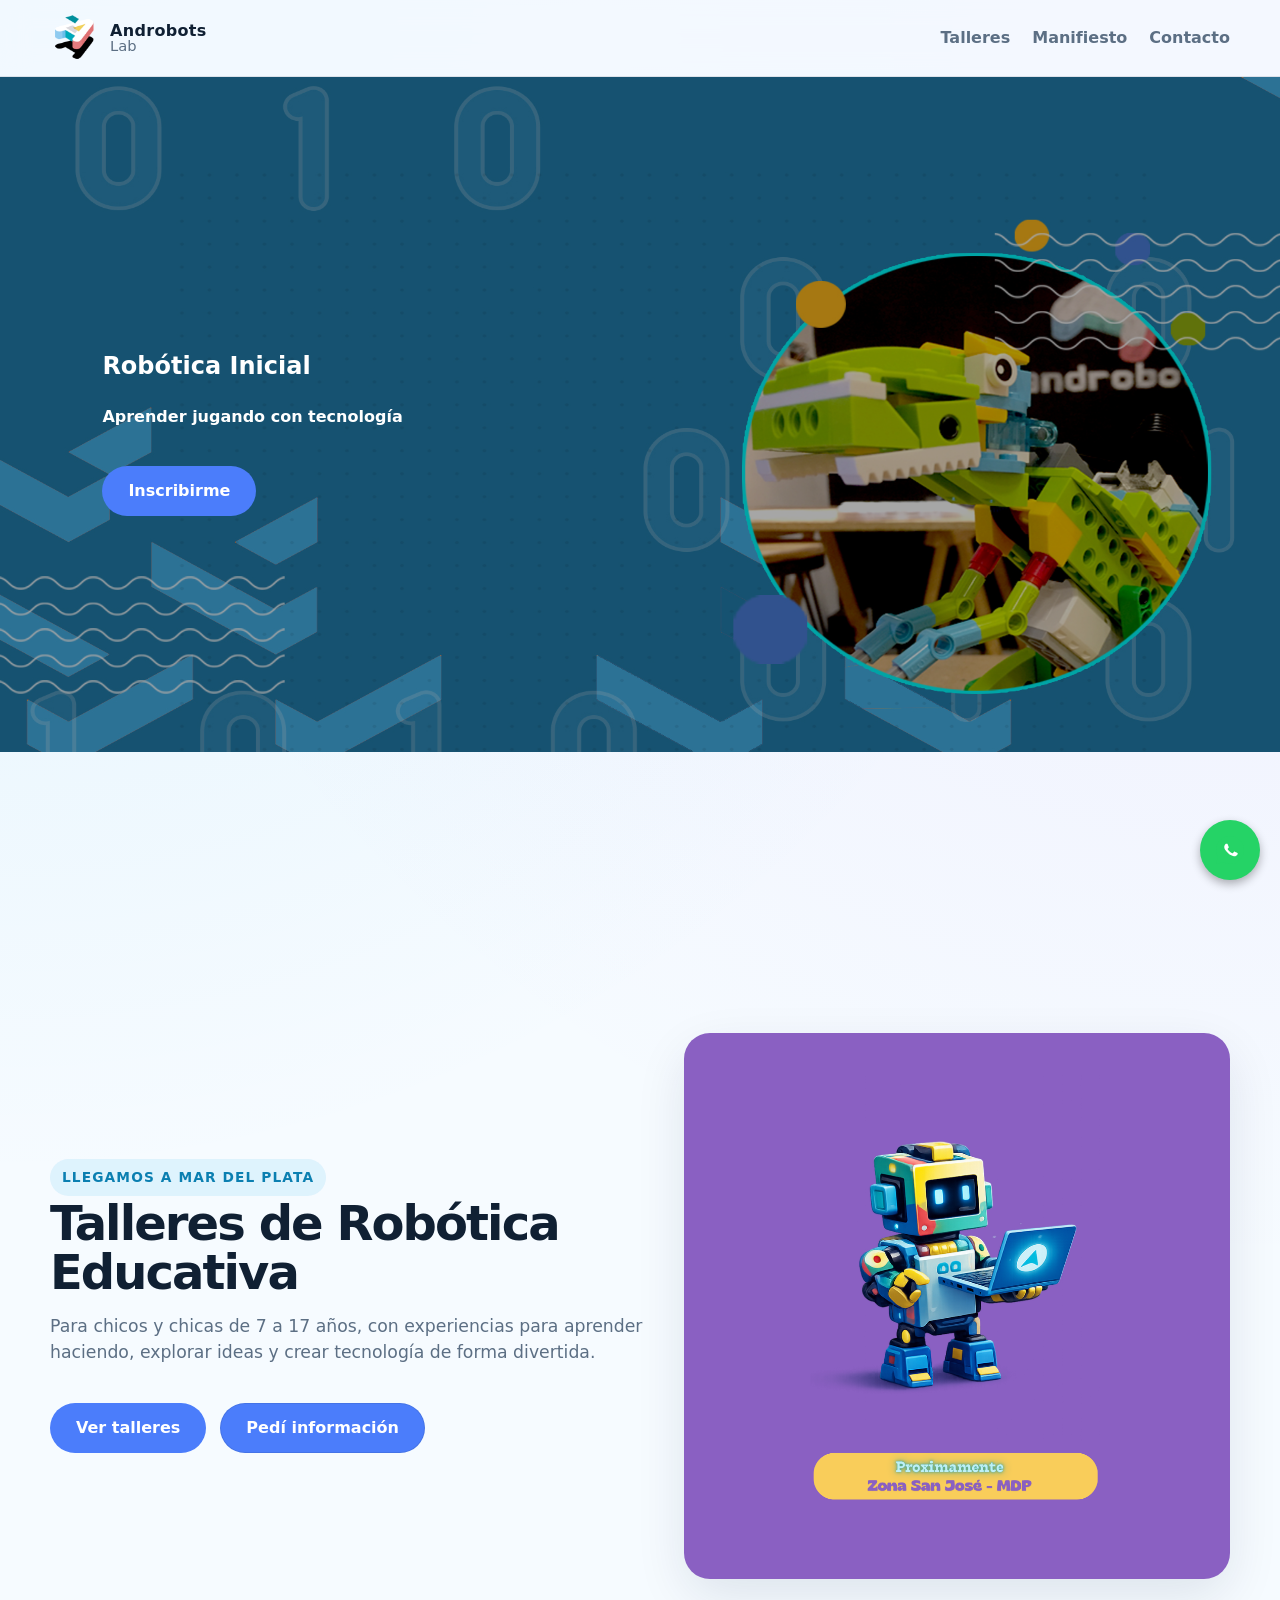
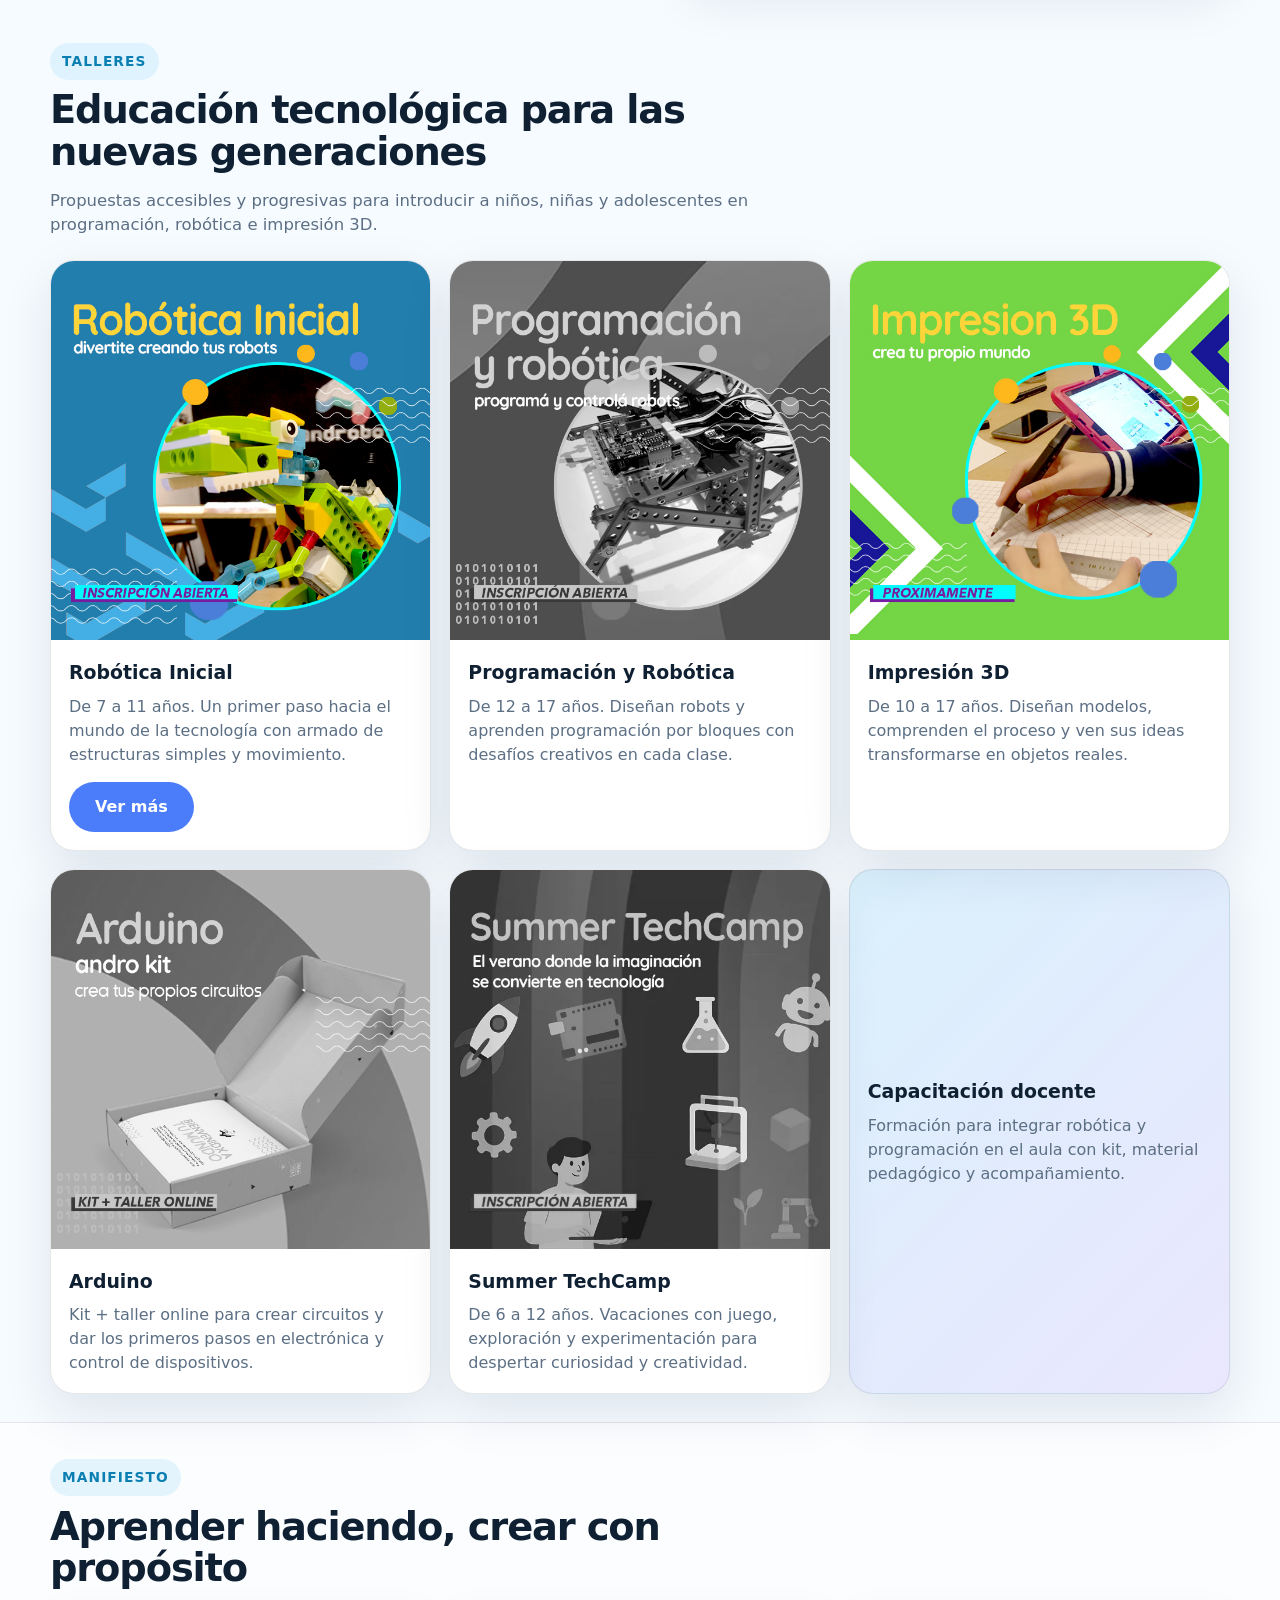
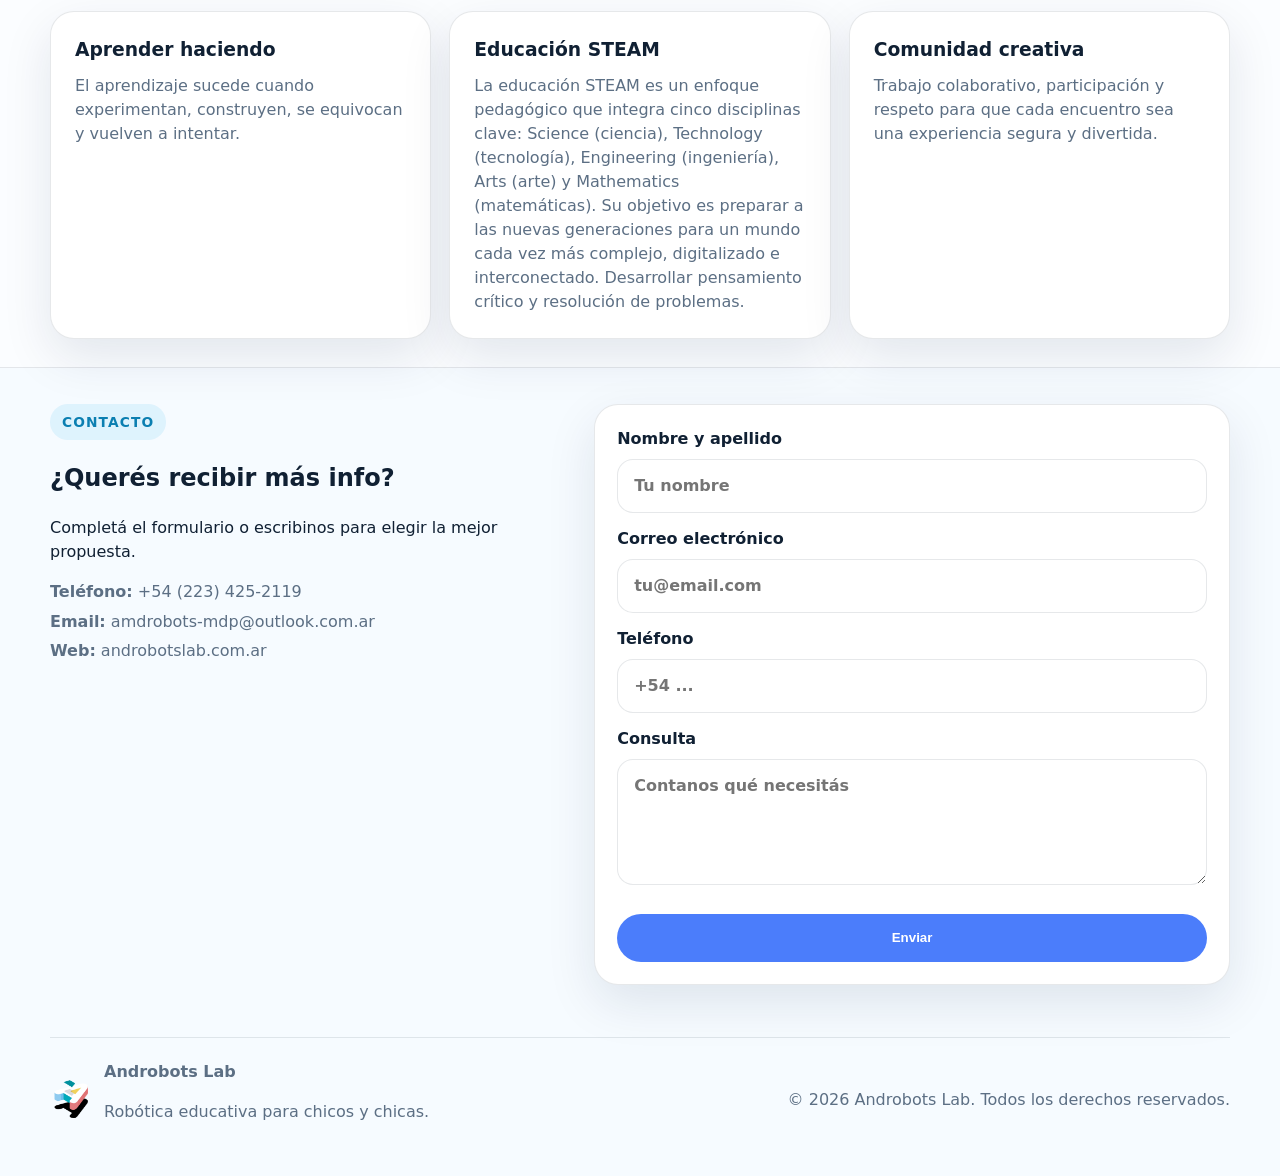
<file: index.html>
<!DOCTYPE html>
<html lang="es">
<head>
  <meta charset="UTF-8" />
  <meta name="viewport" content="width=device-width, initial-scale=1.0" />
  <title>Androbots Lab | Robótica Educativa</title>
  <meta name="description" content="Androbots Talleres de Robótica Educativa para niños y niñas de 7 a 17 años." />
  <meta name="theme-color" content="#0ea5e9" />
  <link rel="canonical" href="https://androbotslab.com.ar/" />
  <meta property="og:type" content="website" />
  <meta property="og:title" content="Androbots Lab | Robótica Educativa" />
  <meta property="og:description" content="Talleres de robótica, programación, impresión 3D y capacitación docente para edades de 7 a 17 años." />
  <meta property="og:url" content="https://androbotslab.com.ar/" />
  <meta property="og:image" content="assets/logo.png" />
  <meta name="twitter:card" content="summary_large_image" />
  <link rel="icon" href="assets/logo-chico.png" />
  <link rel="stylesheet" href="styles.css" />
</head>
<body>
   
  <header class="site-header">
    <div class="container header-inner">
      <a class="brand" href="#inicio" aria-label="Androbots Lab">
        <img src="assets/logo-chico.png" alt="Logo Androbots Lab" class="brand-mark" />
        <span class="brand-text">
          <strong>Androbots</strong>
          <span>Lab</span>
        </span>
      </a>
      <nav class="nav">
        <a href="#talleres">Talleres</a>
        <a href="#manifiesto">Manifiesto</a>
        <a href="#contacto">Contacto</a>
      </nav>
    </div>
  </header>

<main id="inicio">
    <section id="simple-slider" >

      <div class="simple-slide active ">
        <img src="assets/slide-robotica-inicial.jpg" class="hero-img">
        <div class="slide-text">
        <h1>Robótica Inicial</h1>
        <h4>Aprender jugando con tecnología</h4>
         <a href="https://wa.me/5492234252119?text=Hola%20me%20gustaria%20solicitar%20más%20información%20de%20Robótica%20Inicial"
       class="btn" target="_blank" >
          Inscribirme
        </a>
    </div>
      </div>

      <div class="simple-slide">
        <img src="assets/slide-programacion.jpg" class="hero-img">
          <div class="slide-text">
          <h1>Programación</h1>
          <p>Creá tus propios proyectos</p>
          </div>
      </div>

      <div class="simple-slide">
        <img src="assets/slide-impresion3d.jpg" class="hero-img">
          <div class="slide-text">
          <h1>Impresión 3D</h1>
          <p>Creá tu propio mundo</p>
      </div>

    </section>


 </div>
    <section class="hero">
      <div class="container hero-grid">
        <div class="hero-copy">
          <span class="eyebrow">Llegamos a Mar del Plata</span>
          <h1>Talleres de Robótica Educativa</h1>
          <p class="lead">Para chicos y chicas de 7 a 17 años, con experiencias para aprender haciendo, explorar ideas y crear tecnología de forma divertida.</p>
          <div class="hero-actions">
            <a class="btn btn-primary" href="#talleres">Ver talleres</a>
            <a class="btn btn-secondary" href="#contacto">Pedí información</a>
          </div>
        </div>
        <div class="hero-visual">
          <img src="assets/robot1.png" alt="Robótica inicial" class="hero-image" />
        </div>
      </div>
    </section>

    <section id="talleres" class="section">
      <div class="container">
        <div class="section-heading">
          <span class="eyebrow">Talleres</span>
          <h2>Educación tecnológica para las nuevas generaciones</h2>
          <p>Propuestas accesibles y progresivas para introducir a niños, niñas y adolescentes en programación, robótica e impresión 3D.</p>
        </div>

        <div class="cards">
          <article class="card">
            <img src="assets/card-1.jpg" alt="Robótica inicial" />
            <div class="card-body">
              <h3>Robótica Inicial</h3>
              <p>De 7 a 11 años. Un primer paso hacia el mundo de la tecnología con armado de estructuras simples y movimiento.</p>
                <a class="btn btn-primary" href="/robotica-inicial.html">Ver más</a>
            </div>
          </article>

          <article class="card article-gray">
            <img src="assets/programacion-robotica.jpg" alt="Programación y robótica" />
            <div class="card-body">
              <h3>Programación y Robótica</h3>
              <p>De 12 a 17 años. Diseñan robots y aprenden programación por bloques con desafíos creativos en cada clase.</p>
            </div>
          </article>

          <article class="card ">
            <img src="assets/impresion-3d.jpg" alt="Impresión 3D" />
            <div class="card-body">
              <h3>Impresión 3D</h3>
              <p>De 10 a 17 años. Diseñan modelos, comprenden el proceso y ven sus ideas transformarse en objetos reales.</p>
            </div>
          </article>

          <article class="card article-gray">
            <img src="assets/arduino.jpg" alt="Arduino" />
            <div class="card-body">
              <h3>Arduino</h3>
              <p>Kit + taller online para crear circuitos y dar los primeros pasos en electrónica y control de dispositivos.</p>
            </div>
          </article>

          <article class="card article-gray">
            <img src="assets/summer-camp.webp" alt="Summer TechCamp" />
            <div class="card-body">
              <h3>Summer TechCamp</h3>
              <p>De 6 a 12 años. Vacaciones con juego, exploración y experimentación para despertar curiosidad y creatividad.</p>
            </div>
          </article>

          <article class="card card-accent">
            <div class="card-body">
              <h3>Capacitación docente</h3>
              <p>Formación para integrar robótica y programación en el aula con kit, material pedagógico y acompañamiento.</p>
            </div>
          </article>
        </div>
      </div>
    </section>

    <section id="manifiesto" class="section section-alt">
      <div class="container">
        <div class="section-heading">
          <span class="eyebrow">Manifiesto</span>
          <h2>Aprender haciendo, crear con propósito</h2>
        </div>

        <div class="manifesto-grid">
          <article class="manifesto-card">
            <h3>Aprender haciendo</h3>
            <p>El aprendizaje sucede cuando experimentan, construyen, se equivocan y vuelven a intentar.</p>
          </article>
          <article class="manifesto-card">
            <h3>Educación STEAM</h3>
            <p>La educación STEAM es un enfoque pedagógico que integra cinco disciplinas clave: Science (ciencia), Technology (tecnología), Engineering (ingeniería), Arts (arte) y Mathematics (matemáticas). Su objetivo es preparar a las nuevas generaciones para un mundo cada vez más complejo, digitalizado e interconectado. Desarrollar pensamiento crítico y resolución de problemas.</p>
          </article>
          <article class="manifesto-card">
            <h3>Comunidad creativa</h3>
            <p>Trabajo colaborativo, participación y respeto para que cada encuentro sea una experiencia segura y divertida.</p>
          </article>
        </div>
      </div>
    </section>

    <section id="contacto" class="section">
      <div class="container contact-grid">
        <div>
          <span class="eyebrow">Contacto</span>
          <h2>¿Querés recibir más info?</h2>
          <p>Completá el formulario o escribinos para elegir la mejor propuesta.</p>
          <div class="contact-list">
            <p><strong>Teléfono:</strong> +54 (223) 425-2119</p>
            <p><strong>Email:</strong> amdrobots-mdp@outlook.com.ar</p>
            <p><strong>Web:</strong> androbotslab.com.ar</p>
          </div>
        </div>

        <form class="contact-form">
          <label>
            Nombre y apellido
            <input type="text" placeholder="Tu nombre" />
          </label>
          <label>
            Correo electrónico
            <input type="email" placeholder="tu@email.com" />
          </label>
          <label>
            Teléfono
            <input type="tel" placeholder="+54 ..." />
          </label>
          <label>
            Consulta
            <textarea rows="4" placeholder="Contanos qué necesitás"></textarea>
          </label>
          <button type="button" class="btn btn-primary">Enviar</button>
        </form>        
        <a href="https://wa.me/5492234252119?text=Hola%20quiero%20info%20sobre%20Androbots" class="whatsapp"  target="_blank"><img src="assets/icons/whatsapp.svg" width="30"></a>

      </div>
    </section>
  </main>

  <footer class="site-footer">
    <div class="container footer-inner">
      <div class="footer-brand">
        <img src="assets/logo-chico.png" alt="Androbots Lab" />
        <div>
          <strong>Androbots Lab</strong>
          <p>Robótica educativa para chicos y chicas.</p>
        </div>
      </div>
      <p>© 2026 Androbots Lab. Todos los derechos reservados.</p>
    </div>
  </footer>
  <script>
  const slides = document.querySelectorAll("#simple-slider .simple-slide");
  let index = 0;

  setInterval(() => {
    slides[index].classList.remove("active");
    index = (index + 1) % slides.length;
    slides[index].classList.add("active");
  }, 3000);
</script>
</body>
</html>
</file>
<file: styles.css>
:root{
  --bg: #f6fbff;
  --surface: #ffffff;
  --surface-alt: #eef7ff;
  --text: #102033;
  --muted: #5c6f84;
  --primary: #0ea5e9;
  --primary-dark: #0b7fb1;
  --accent: #7c3aed;
  --border: rgba(16,32,51,.10);
  --shadow: 0 18px 50px rgba(9,30,66,.10);
  --radius: 24px;
  --container: 1180px;
}

*{box-sizing:border-box}
html{scroll-behavior:smooth}
body{
  margin:0;
  font-family: Inter, ui-sans-serif, system-ui, -apple-system, BlinkMacSystemFont, "Segoe UI", sans-serif;
  color:var(--text);
  background:
    radial-gradient(circle at top left, rgba(14,165,233,.10), transparent 26%),
    radial-gradient(circle at top right, rgba(124,58,237,.08), transparent 28%),
    var(--bg);
  line-height:1.5;
}
img{max-width:100%;display:block}
a{text-decoration:none;color:inherit}

.container {
  width:min(calc(100% - 32px), var(--container));
  margin-inline:auto;
}
.site-header{
  position:sticky; top:0; z-index:50;
  backdrop-filter: blur(14px);
  background: rgba(246,251,255,.82);
  border-bottom:1px solid var(--border);
}
.header-inner{
  display:flex; align-items:center; justify-content:space-between;
  padding:14px 0;
  gap:20px;
}
.brand{display:flex;align-items:center;gap:12px}
.brand-mark{width:48px;height:48px;object-fit:contain}
.brand-text{display:flex;flex-direction:column;line-height:1}
.brand-text strong{font-size:1rem;letter-spacing:.02em}
.brand-text span{font-size:.92rem;color:var(--muted)}
.nav{display:flex;gap:22px;flex-wrap:wrap}
.nav a{color:var(--muted);font-weight:600}
.nav a:hover{color:var(--primary-dark)}

.hero{padding:56px 0 28px}
.hero-grid{
  display:grid;
  grid-template-columns: 1.05fr .95fr;
  gap:30px;
  align-items:center;
}
.hero-copy h1{
  font-size:clamp(2.25rem, 5vw, 4.75rem);
  line-height:1.02;
  margin:.2rem 0 1rem;
  letter-spacing:-.04em;
}
.lead{font-size:1.08rem;color:var(--muted);max-width:58ch}
.eyebrow{
  display:inline-flex;
  align-items:center;
  gap:8px;
  padding:8px 12px;
  border-radius:999px;
  background:rgba(14,165,233,.10);
  color:var(--primary-dark);
  font-weight:700;
  font-size:.86rem;
  text-transform:uppercase;
  letter-spacing:.08em;
}
.hero-actions{display:flex;gap:14px;flex-wrap:wrap;margin-top:22px}
.btn{
  display:inline-flex;align-items:center;justify-content:center;
  min-height:48px;padding:0 20px;border-radius:999px;
  font-weight:700;border:1px solid transparent;
  transition:.2s ease; box-shadow:none;
}
.btn-primary{background:var(--primary);color:#fff}
.btn-primary:hover{background:var(--primary-dark);transform:translateY(-1px)}
.btn-secondary{background:var(--surface);border-color:var(--border);color:var(--text)}
.btn-secondary:hover{border-color:rgba(14,165,233,.25);transform:translateY(-1px)}

.hero-visual{
  background:linear-gradient(180deg, rgba(14,165,233,.10), rgba(124,58,237,.08));
  border-radius:32px;
  box-shadow:var(--shadow);
}
.hero-image{
  border-radius:26px;
  width:100%;
  aspect-ratio: 1 / 1;
  object-fit:cover;
}

.section {
  padding:36px 0 28px; 
  margin: auto;
}
 .section-card {
  padding: 50px 20px;
  max-width: 900pt;

}
.section-alt{background:rgba(255,255,255,.56); border-top:1px solid var(--border); border-bottom:1px solid var(--border)}
.section-heading{max-width:760px;margin-bottom:22px}
.section-heading h2{
  font-size:clamp(1.7rem, 3vw, 3rem);
  line-height:1.08;
  margin:.6rem 0 .8rem;
  letter-spacing:-.03em;
}
.section-heading p{color:var(--muted);font-size:1.03rem}

.cards{
  display:grid;
  grid-template-columns:repeat(3, 1fr);
  gap:18px;
}
.card{
  background:var(--surface);
  border:1px solid var(--border);
  border-radius:var(--radius);
  overflow:hidden;
  box-shadow:var(--shadow);
}
.card img{
  width:100%;
  aspect-ratio: 1 / 1;
  object-fit:cover;
}
.card-body{padding:18px}
.card-body h3{margin:0 0 8px;font-size:1.18rem}
.card-body p{margin:0;color:var(--muted)}
.card-accent{
  display:flex;
  align-items:stretch;
  background:linear-gradient(135deg, rgba(14,165,233,.12), rgba(124,58,237,.10));
}
.card-accent .card-body{display:flex;flex-direction:column;justify-content:center}

.manifesto-grid{
  display:grid;
  grid-template-columns:repeat(3, 1fr);
  gap:18px;
}
.manifesto-card{
  background:var(--surface);
  border:1px solid var(--border);
  border-radius:var(--radius);
  padding:24px;
  box-shadow:var(--shadow);
}
.manifesto-card h3{margin:0 0 10px}
.manifesto-card p{margin:0;color:var(--muted)}

.contact-grid{
  display:grid;
  grid-template-columns: .9fr 1.1fr;
  gap:24px;
  align-items:start;
}
.contact-list p{margin:.35rem 0;color:var(--muted)}
.contact-form{
  background:var(--surface);
  border:1px solid var(--border);
  border-radius:var(--radius);
  padding:22px;
  box-shadow:var(--shadow);
  display:grid;
  gap:14px;
}
.contact-form label{
  display:grid;
  gap:8px;
  font-weight:600;
}
.contact-form input,
.contact-form textarea{
  width:100%;
  border:1px solid var(--border);
  border-radius:16px;
  padding:14px 16px;
  font:inherit;
  background:#fff;
  color:var(--text);
}
.contact-form input:focus,
.contact-form textarea:focus{
  outline:2px solid rgba(14,165,233,.25);
  border-color:rgba(14,165,233,.25);
}

.site-footer{
  padding:24px 0 36px;
}
.footer-inner{
  display:flex;
  justify-content:space-between;
  gap:18px;
  align-items:center;
  border-top:1px solid var(--border);
  padding-top:22px;
  color:var(--muted);
}
.footer-brand{
  display:flex;
  align-items:center;
  gap:12px;
}
.footer-brand img{width:42px;height:42px;object-fit:contain}

@media (max-width: 960px){
  .hero-grid,.cards,.manifesto-grid,.contact-grid{grid-template-columns:1fr}
  .hero{padding-top:28px}
  .nav{gap:14px}
}
@media (max-width: 560px){
  .header-inner,.footer-inner{flex-direction:column;align-items:flex-start}
  .hero-copy h1{font-size:clamp(2rem, 12vw, 3.4rem)}
  .btn{width:100%}
  .hero-actions{flex-direction:column}
}
/* NAV GENERAL */
.nav {
  display: flex;
  justify-content: space-between;
  align-items: center;
}

nav {
  display: flex;
  gap: 20px;
}

/* BOTÓN HAMBURGUESA */
.menu-toggle {
  display: none;
  font-size: 28px;
  cursor: pointer;
}

/* MOBILE */
@media (max-width: 768px) {
  .menu-toggle {
    display: block;
  }

  nav {
    position: absolute;
    top: 70px;
    right: 0;
    background: #0f172a;
    flex-direction: column;
    width: 200px;
    padding: 20px;
    display: none;
  }

  nav.active {
    display: flex;
  }
}
.whatsapp {
  position: fixed;
  bottom: 20px;
  right: 20px;
  background: #25D366;
  color: white;
  width: 60px;
  height: 60px;
  border-radius: 50%;
  display: flex;
  align-items: center;
  justify-content: center;
  text-decoration: none;
  z-index: 999;
  box-shadow: 0 4px 10px rgba(0,0,0,0.3);
}

/* ICONO */
.whatsapp img {
  width: 28px;
  height: 28px;
}

/* ANIMACIÓN LATIDO */
@keyframes pulse {
  0% {
    transform: scale(1);
    box-shadow: 0 0 0 0 rgba(37, 211, 102, 0.7);
  }
  70% {
    transform: scale(1.1);
    box-shadow: 0 0 0 15px rgba(37, 211, 102, 0);
  }
  100% {
    transform: scale(1);
    box-shadow: 0 0 0 0 rgba(37, 211, 102, 0);
  }
}

/* APLICAR ANIMACIÓN */
.whatsapp {
  animation: pulse 2s infinite;
}

/* HOVER MÁS SUAVE */
.whatsapp:hover {
  animation: none;
  transform: scale(1.1);
}

#simple-slider {
  position: relative;
  width: 100%;
  height: 100vh;
  overflow: hidden;
}

.simple-slide {
  position: absolute;
  width: 100%;
  height: 75%;
  display: none;
}

.simple-slide.active {
  display: block;
}

.simple-slide img {
  width: 100%;
  height: 100%;
  object-fit:initial;
  object-position: center;
}
.article-gray img {
  filter: grayscale(100%);
  transition: filter 0.3s ease;
}
/* HERO */
.hero {
  position: relative;
  height: 70vh;
}

.hero-img {
  width: 100%;
  height: 100%;
  object-fit: cover;
}

.hero-content {
  position: absolute;
  top: 50%;
  left: 10%;
  transform: translateY(-50%);
  color: white;
}

.hero h1 {
  font-size: 3rem;
}

/* BOTONES */
.btn {
  display: inline-block;
  background: #4B7DFB;
  color: white;
  padding: 12px 25px;
  border-radius: 25px;
  margin-top: 15px;
}

.btn.big {
  font-size: 18px;
}


.gray {
  background: #f5f5f5;
}

/* CARDS */
.cards-icon {
  display: flex;
  gap: 20px;
  margin-top: 20px;
  flex-wrap: wrap;
}

.card-icon {
  flex: 1;
  background: white;
  padding: 20px;
  text-align: center;
  border-radius: 20px;

}


/* LISTA */
.list {
  margin-top: 20px;
  padding-left: 20px;
}

/* CTA */
.cta {
  background: #0f172a;
  color: white;
  text-align: center;
  padding: 60px 20px;
}

/* WHATSAPP */
.whatsapp {
  position: fixed;
  bottom: 20px;
  right: 20px;
  background: #25D366;
  width: 60px;
  height: 60px;
  border-radius: 50%;
  display: flex;
  align-items: center;
  justify-content: center;
  animation: pulse 2s infinite;
}

.whatsapp img {
  width: 30px;
}

@keyframes pulse {
  0% { box-shadow: 0 0 0 0 rgba(37,211,102,0.7); }
  70% { box-shadow: 0 0 0 15px rgba(37,211,102,0); }
  100% { box-shadow: 0 0 0 0 rgba(37,211,102,0); }
}
.icon {
  width: 70px;
  transition: all 0.3s ease;
  align-content: center;
}

/* efecto robot vivo */
.card-icon:hover .icon {
  transform: scale(1.1) rotate(2deg);
  filter: drop-shadow(0 0 12px rgba(75,125,251,0.6));
}

/* animación suave constante */
.icon {
  animation: float 3s ease-in-out infinite;
  width: 70px;
  transition: all 0.3s ease;
}

@keyframes float {
  0% { transform: translateY(0); }
  50% { transform: translateY(-5px); }
  100% { transform: translateY(0); }
}
/* contenedor relativo */
.simple-slide {
  position: absolute;
}

/* overlay texto */
.slide-text {
  position: absolute;
  bottom: 35%;
  left: 8%;
  color: white;
  max-width: 400px;
  z-index: 2;
}

/* fondo oscuro suave para legibilidad */
.simple-slide::after {
  content: "";
  position: absolute;
  inset: 0;
  background: rgba(0,0,0,0.35);
  z-index: 1;
}

/* estilos texto */
.slide-text h2 {
  font-size: 2rem;
  margin-bottom: 10px;
}

.slide-text p {
  font-size: 1.1rem;
}


/* CONTENEDOR CENTRADO */
.icon-center {
  display: flex;
  justify-content: center;
  align-items: center;
}

/* opcional: para que quede prolijo en columna */
.icon-center-column {
  display: flex;
  flex-direction: column;
  align-items: center;
  text-align: center;
}




/* CARD ESTILO APPLE */
.card-apple {
  display: flex;
  flex-direction: column;
  align-items: center;
  text-align: center;

  padding: 30px 20px;
  border-radius: 20px;

  background: rgba(255,255,255,0.7);
  backdrop-filter: blur(10px);

  border: 1px solid rgba(0,0,0,0.05);

  transition: all 0.3s ease;
}

/* ICONO */
.card-apple .icon {
  width: 70px;
  margin-bottom: 15px;
}

/* TÍTULO */
.card-apple h3 {
  margin: 10px 0 5px;
  font-size: 1.2rem;
}

/* TEXTO */
.card-icon p {
  font-size: 0.95rem;
  color: var(--muted);
}

/* HOVER PRO */
.card-icon:hover {
  transform: translateY(-8px) scale(1.02);
  box-shadow: 0 20px 40px rgba(0,0,0,0.12);
}

/* EFECTO LUZ SUAVE */
.card-icon::before {
  content: "";
  position: absolute;
  inset: 0;
  border-radius: inherit;
  background: radial-gradient(circle at top, rgba(255,255,255,0.6), transparent);
  opacity: 0;
  transition: opacity 0.3s ease;
}

.card-icon:hover::before {
  opacity: 1;
}
/* GRID */
.videos-grid {
  display: grid;
  grid-template-columns: repeat(3, 1fr);
  gap: 18px;
}

/* CONTENEDOR FIJO */
.video {
  position: relative;
  width: 100%;
  aspect-ratio: 16 / 9; /* 👈 TODOS IGUALES */
  border-radius: 16px;
  overflow: hidden;
  background: #000;
}

/* VIDEO */
.video video {
  width: 100%;
  height: 100%;
  object-fit: cover; /* 👈 llena sin deformar */
}
.space {
  display: inline-block;
  padding: 6px 12px;
}

/* LISTA PRO */
.list-pro {
  list-style: none;
  padding: 0;
  margin-top: 20px;

  display: grid;
  gap: 14px;
}

/* ITEM */
.list-pro li {
  display: flex;
  align-items: center;
  gap: 14px;

  padding: 14px 16px;
  border-radius: 14px;

  background: rgba(255,255,255,0.7);
  border: 1px solid var(--border);

  transition: all 0.25s ease;
}

/* HOVER */
.list-pro li:hover {
  transform: translateY(-3px);
  box-shadow: 0 10px 20px rgba(0,0,0,0.08);
}

/* ICONO */
.li-icon {
  font-size: 20px;
  width: 40px;
  height: 40px;

  display: flex;
  align-items: center;
  justify-content: center;

  border-radius: 10px;
  background: rgba(14,165,233,0.1);
}

/* TEXTO */
.list-pro strong {
  display: block;
  font-size: 0.95rem;
}

.list-pro p {
  margin: 0;
  font-size: 0.9rem;
  color: var(--muted);
}
</file>
